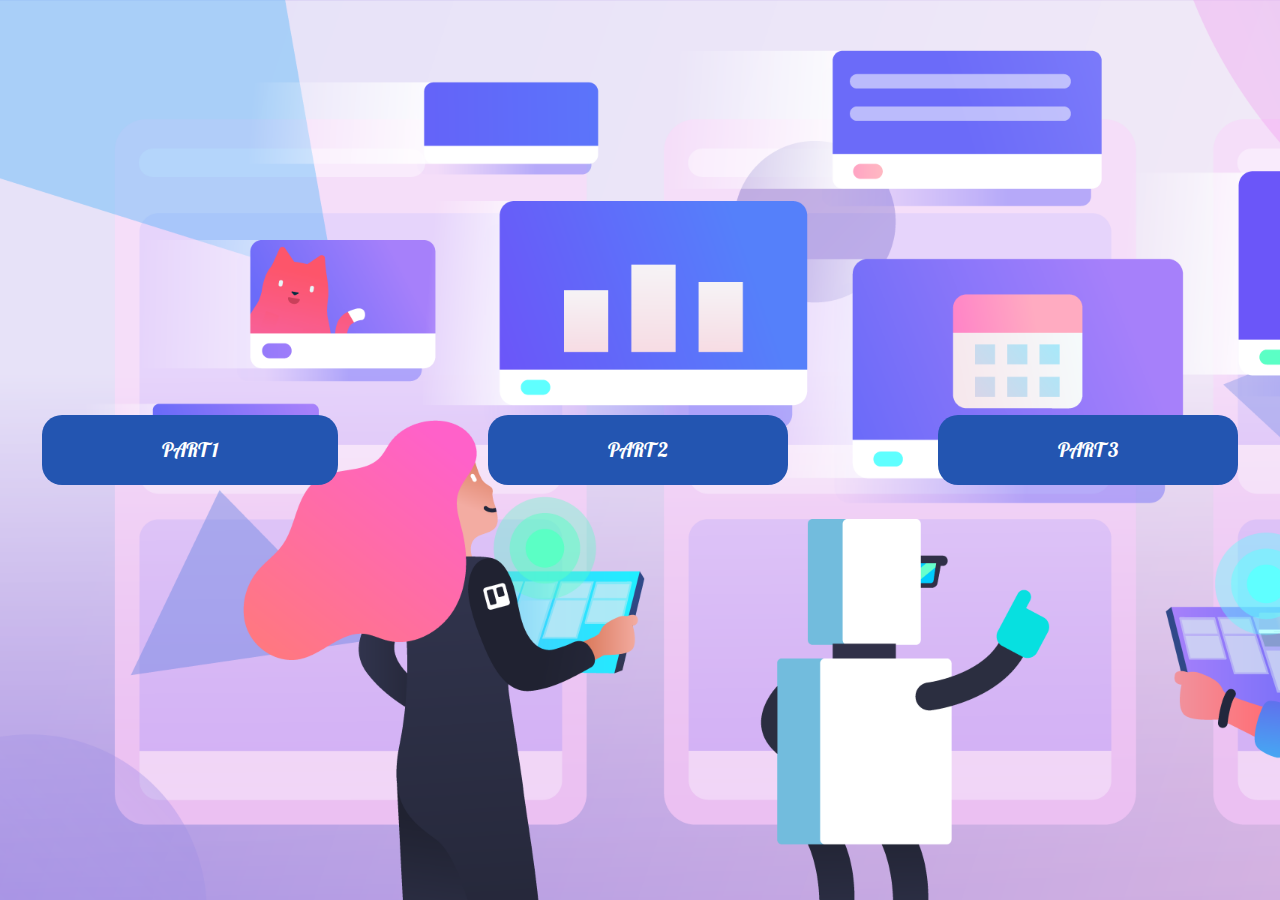
<file: index.html>
<!DOCTYPE html>
<html lang="en">
<head>
    <meta charset="UTF-8">
    <meta http-equiv="X-UA-Compatible" content="IE=edge">
    <meta name="viewport" content="width=device-width, initial-scale=1.0">
    <title>Document</title>
    <link rel="stylesheet" href="./public/css/app.css">
</head>
<body>
    <section class="btn-3">
        <div class="all-btn">
            <a href="./public/pages/part1.html" id="navbar">PART 1</a>
            <a href="./public/pages/part2.html" id="navbar">PART 2</a>
            <a href="./public/pages/part3.html" id="navbar">PART 3</a>
        </div>
    </section>

    <script src="./public/js/app.js"></script>
</body>
</html>
</file>
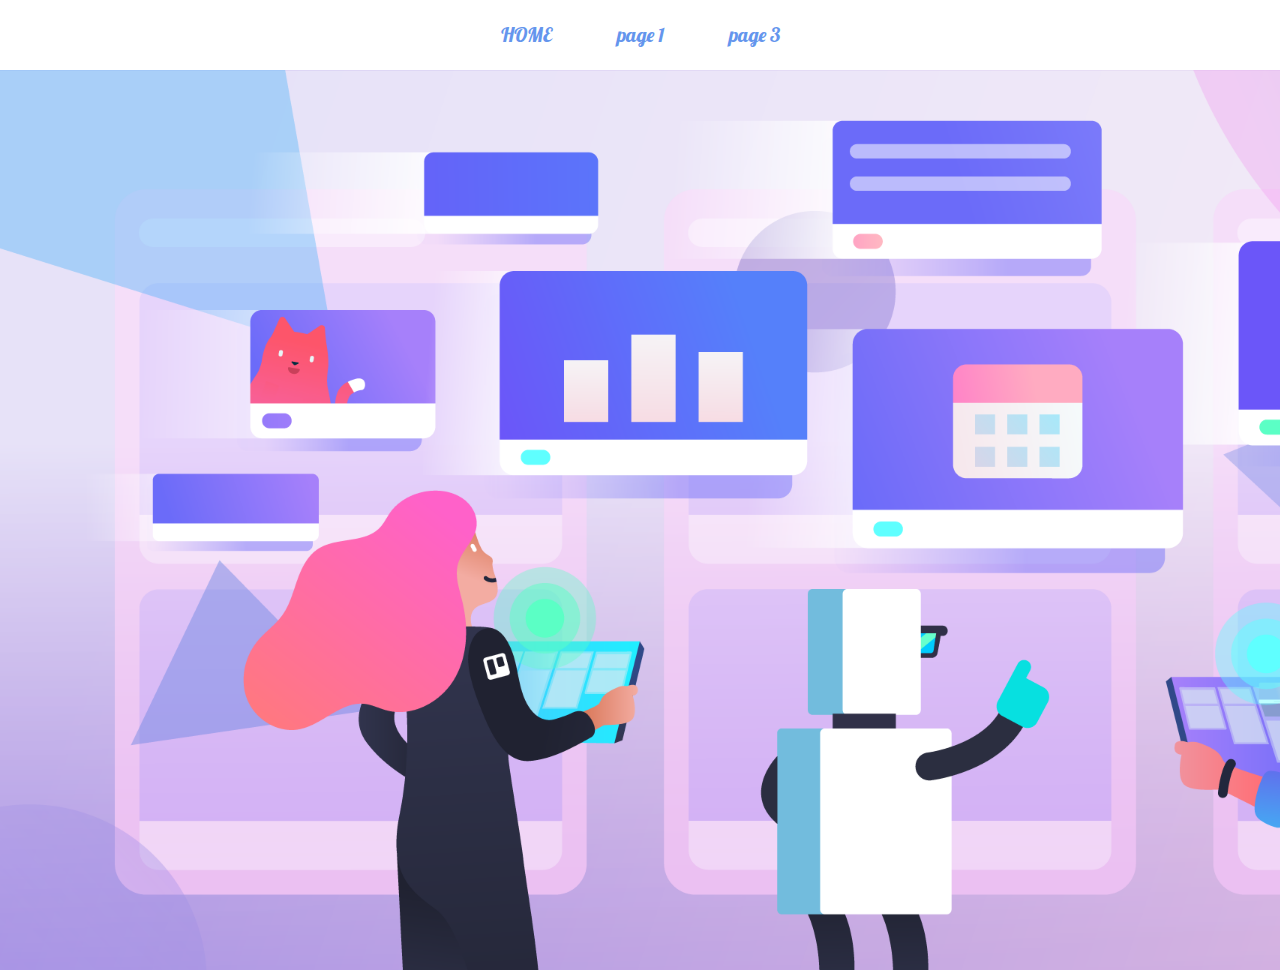
<file: public/pages/part2.html>
<!DOCTYPE html>
<html lang="en">
<head>
    <meta charset="UTF-8">
    <meta http-equiv="X-UA-Compatible" content="IE=edge">
    <meta name="viewport" content="width=device-width, initial-scale=1.0">
    <link rel="stylesheet" href="../css/app.css">
    <title>Document</title>
</head>
<body>
    <div id="menu-pages">
        <a href="../../index.html" class="go-1">HOME</a>
        <a href="./part1.html" class="go-1">page 1</a>
        <a href="./part3.html" class="go-1">page 3</a>
    </div>
    <section class="btn-3">
        
    </section>
    <script src="../css/app.css"></script>
</body>
</html>
</file>
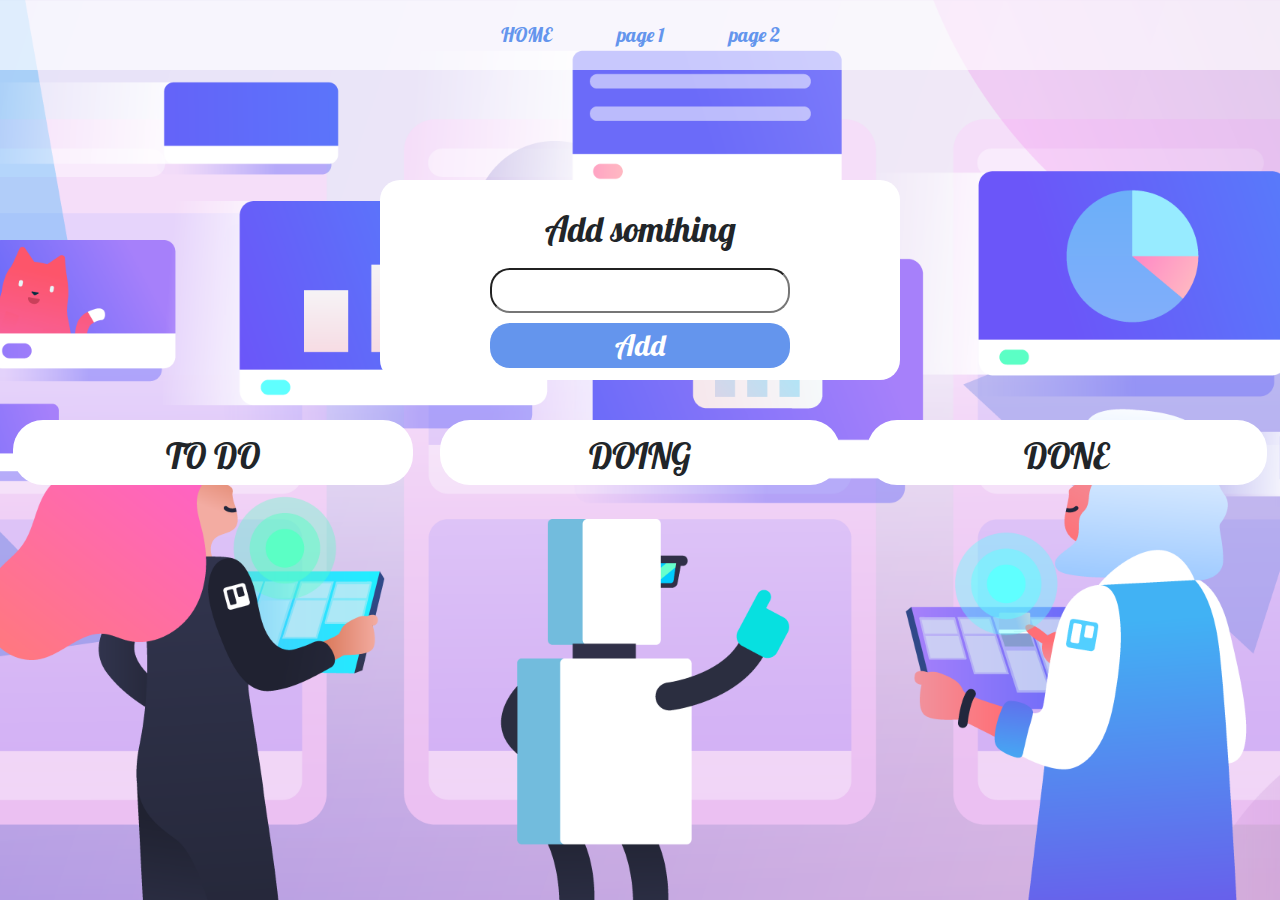
<file: public/pages/part3.html>
<!DOCTYPE html>
<html lang="en">
<head>
    <meta charset="UTF-8">
    <meta http-equiv="X-UA-Compatible" content="IE=edge">
    <meta name="viewport" content="width=device-width, initial-scale=1.0">
    <link rel="stylesheet" href="../css/app.css">
    <title>Document</title>
</head>
<body>


    <section class="part-3">
        <div id="menu-pages">
        <a href="../../index.html" class="go-1">HOME</a>
        <a href="./part1.html" class="go-1">page 1</a>
        <a href="./part2.html" class="go-1">page 2</a>
    </div>
        

        <div class="d-flex justify-content-center ">
            <div class="add-somthing">
            <h2>Add somthing</h2>
            <input type="text"  id="input" >
            <button id="btn">Add</button>
        </div></div>
        <div class="list">
            <div class="box">
                <h2>TO DO</h2>
                
            </div>
            <div class="box">
                <h2>DOING</h2>
                
            </div>
            <div class="box">
                <h2>DONE</h2>
                
            </div>
        </div>
    </section>
    <script src="../js/part3j.js"></script>
</body>
</html>
</file>
